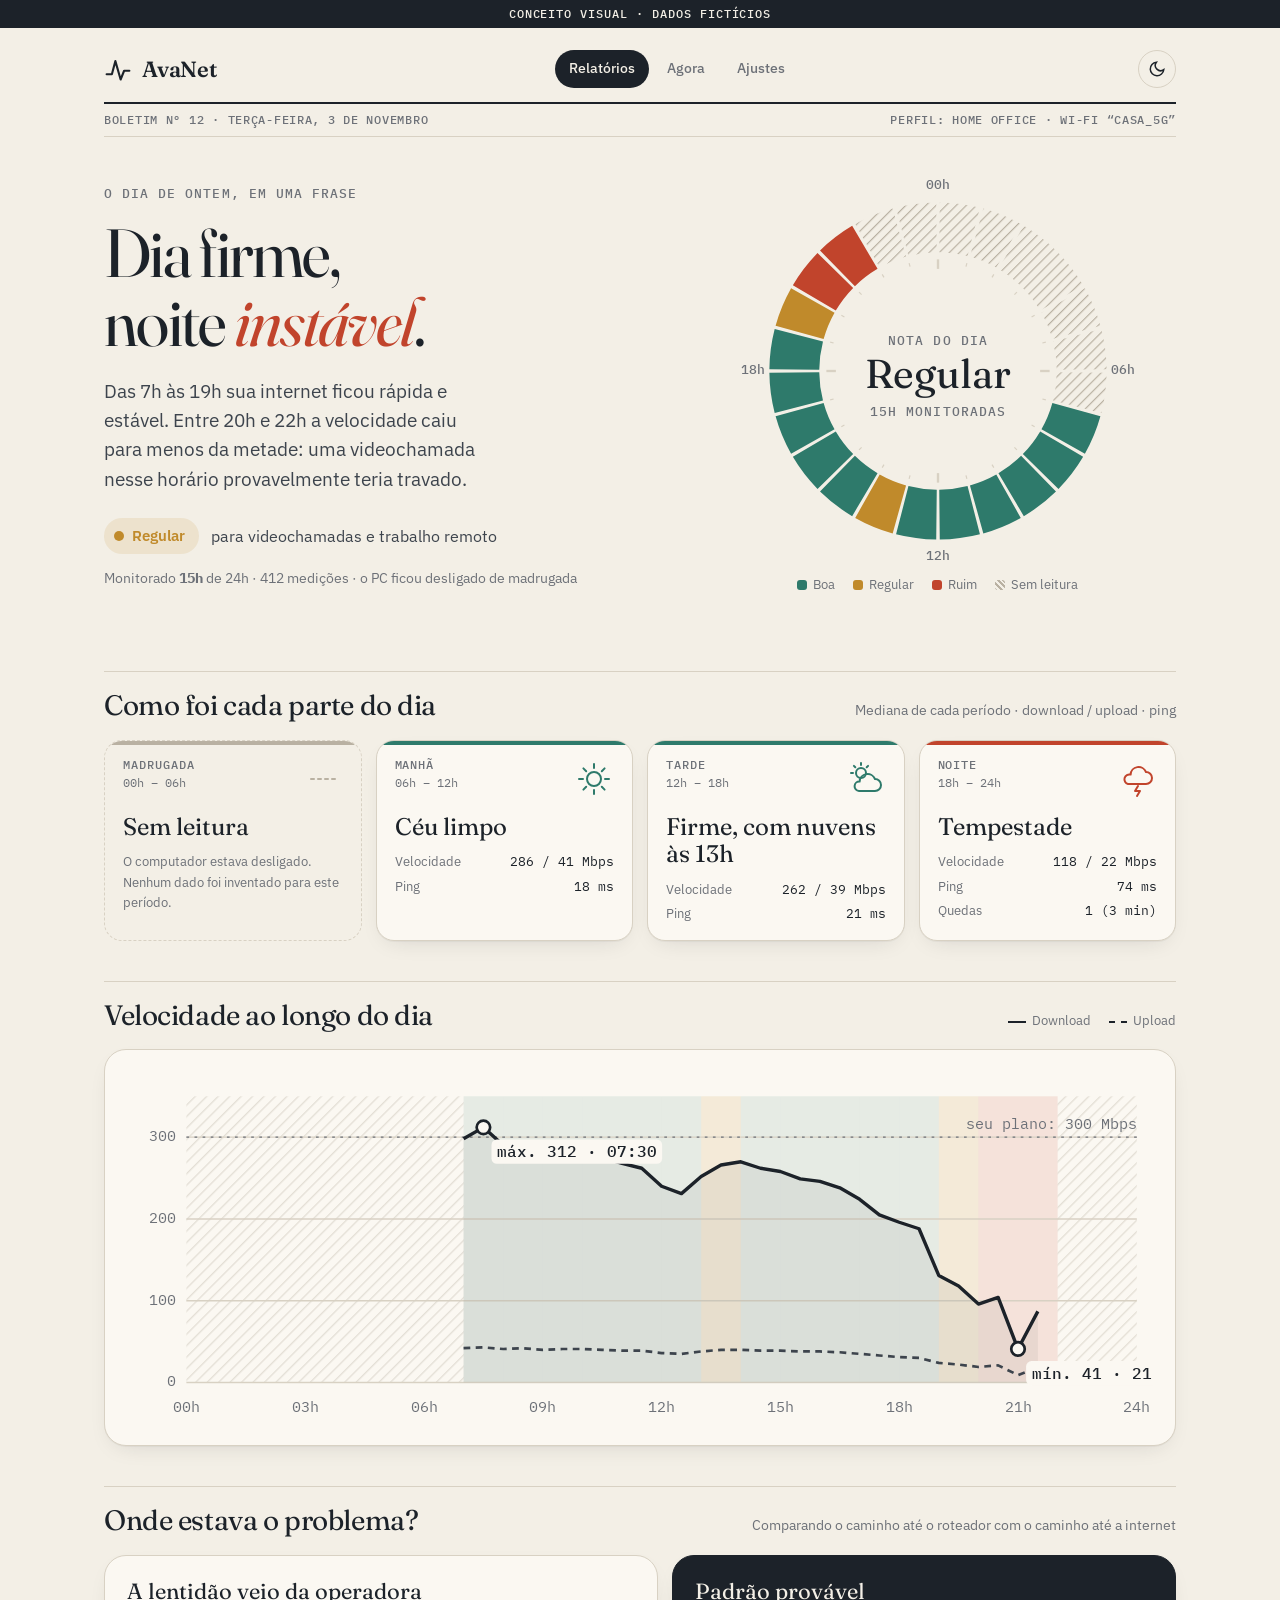
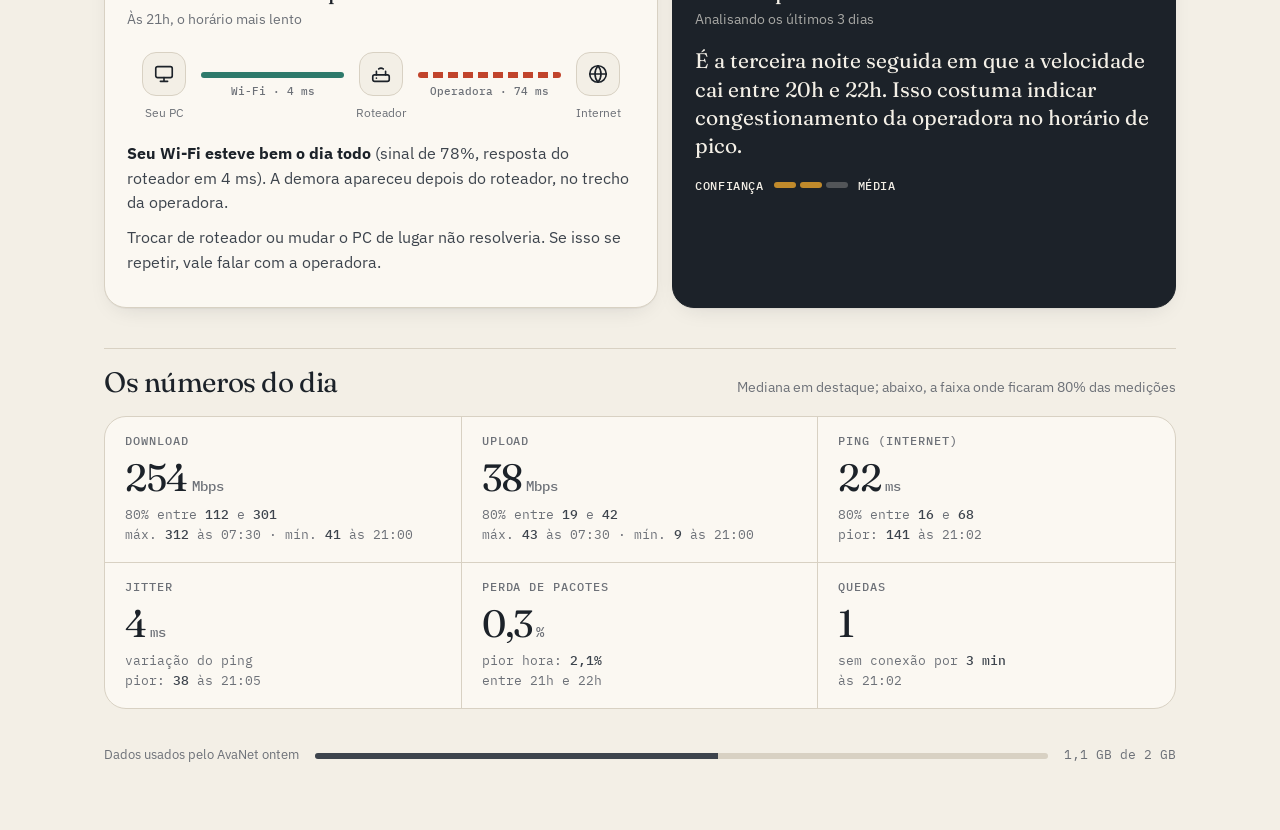
<file: docs/design/conceito-relatorio.html>
<!doctype html>
<html lang="pt-BR">
<head>
<meta charset="utf-8">
<meta name="viewport" content="width=device-width, initial-scale=1">
<title>AvaNet — Boletim diário (conceito)</title>
<!-- Conceito apenas: no app final as fontes (licença OFL) vão embutidas no executável,
     porque o AvaNet não acessa nenhum servidor além dos de medição. -->
<link rel="preconnect" href="https://fonts.googleapis.com">
<link rel="preconnect" href="https://fonts.gstatic.com" crossorigin>
<link href="https://fonts.googleapis.com/css2?family=Fraunces:ital,opsz,wght@0,9..144,400;0,9..144,600;1,9..144,400&family=IBM+Plex+Mono:wght@400;500&family=IBM+Plex+Sans:wght@400;500;600&display=swap" rel="stylesheet">
<style>
  :root {
    --paper: #f3efe6;
    --surface: #fbf8f2;
    --ink: #1c2229;
    --ink-soft: #3d444d;
    --muted: #6d7178;
    --rule: #d8d1c3;
    --good: #2e7a6b;
    --fair: #c08a2b;
    --poor: #c1442c;
    --none: #b9b1a2;
    --good-wash: rgba(46, 122, 107, .10);
    --fair-wash: rgba(192, 138, 43, .13);
    --poor-wash: rgba(193, 68, 44, .12);
    --shadow: 0 1px 0 rgba(28, 34, 41, .04), 0 8px 24px -12px rgba(28, 34, 41, .18);
    --serif: "Fraunces", Georgia, serif;
    --sans: "IBM Plex Sans", "Segoe UI", system-ui, sans-serif;
    --mono: "IBM Plex Mono", Consolas, monospace;
    color-scheme: light;
  }
  @media (prefers-color-scheme: dark) {
    :root:not([data-theme="light"]) {
      --paper: #0f141a; --surface: #161d25; --ink: #ebe6dc; --ink-soft: #c9c4ba; --muted: #8e949c;
      --rule: #2a333d; --good: #5fbca7; --fair: #e2b04f; --poor: #ea6a50; --none: #4a525c;
      --good-wash: rgba(95, 188, 167, .12); --fair-wash: rgba(226, 176, 79, .12); --poor-wash: rgba(234, 106, 80, .14);
      --shadow: 0 1px 0 rgba(0, 0, 0, .3), 0 10px 30px -14px rgba(0, 0, 0, .6);
      color-scheme: dark;
    }
  }
  :root[data-theme="dark"] {
    --paper: #0f141a; --surface: #161d25; --ink: #ebe6dc; --ink-soft: #c9c4ba; --muted: #8e949c;
    --rule: #2a333d; --good: #5fbca7; --fair: #e2b04f; --poor: #ea6a50; --none: #4a525c;
    --good-wash: rgba(95, 188, 167, .12); --fair-wash: rgba(226, 176, 79, .12); --poor-wash: rgba(234, 106, 80, .14);
    --shadow: 0 1px 0 rgba(0, 0, 0, .3), 0 10px 30px -14px rgba(0, 0, 0, .6);
    color-scheme: dark;
  }

  * { box-sizing: border-box; }
  body {
    margin: 0;
    background: var(--paper);
    color: var(--ink);
    font: 400 16px/1.55 var(--sans);
    -webkit-font-smoothing: antialiased;
  }
  .page { max-width: 1120px; margin: 0 auto; padding: 0 24px 64px; }
  .num { font-family: var(--mono); font-variant-numeric: tabular-nums; }

  .concept-note {
    background: var(--ink); color: var(--paper);
    font: 500 12px/1 var(--mono); letter-spacing: .08em; text-transform: uppercase;
    text-align: center; padding: 8px 16px;
  }

  /* Masthead: lembra o cabeçalho de um jornal / boletim */
  .masthead {
    display: flex; align-items: center; justify-content: space-between; gap: 16px;
    padding: 22px 0 14px; border-bottom: 2px solid var(--ink);
  }
  .brand { display: flex; align-items: center; gap: 10px; font: 600 22px/1 var(--serif); letter-spacing: -.01em; }
  .brand svg { width: 28px; height: 28px; }
  .tabs { display: flex; gap: 4px; }
  .tabs a {
    color: var(--muted); text-decoration: none; font-weight: 500; font-size: 14px;
    padding: 8px 14px; border-radius: 999px;
  }
  .tabs a[aria-current="page"] { color: var(--paper); background: var(--ink); }
  .tabs a:hover:not([aria-current]) { color: var(--ink); }
  .theme-toggle {
    border: 1px solid var(--rule); background: transparent; color: var(--ink);
    width: 38px; height: 38px; border-radius: 50%; cursor: pointer; display: grid; place-items: center;
  }
  .theme-toggle:focus-visible, .tabs a:focus-visible { outline: 2px solid var(--fair); outline-offset: 2px; }
  .dateline {
    display: flex; justify-content: space-between; flex-wrap: wrap; gap: 8px;
    font: 500 12px/1 var(--mono); letter-spacing: .06em; text-transform: uppercase; color: var(--muted);
    padding: 10px 0; border-bottom: 1px solid var(--rule);
  }

  /* Hero: veredito em linguagem simples + relógio de 24h */
  .hero { display: grid; grid-template-columns: 1.15fr 1fr; gap: 48px; align-items: center; padding: 44px 0 36px; }
  .kicker { font: 500 13px/1 var(--mono); letter-spacing: .08em; text-transform: uppercase; color: var(--muted); margin: 0 0 18px; }
  h1 {
    font: 400 clamp(40px, 6vw, 68px)/1.02 var(--serif); letter-spacing: -.025em; margin: 0 0 20px;
    font-variation-settings: "opsz" 144;
  }
  h1 em { font-style: italic; color: var(--poor); }
  .lede { font-size: 19px; line-height: 1.55; color: var(--ink-soft); margin: 0 0 24px; max-width: 34ch; }
  .verdict { display: flex; align-items: center; gap: 12px; flex-wrap: wrap; margin-bottom: 14px; }
  .badge {
    display: inline-flex; align-items: center; gap: 8px; padding: 6px 14px 6px 10px; border-radius: 999px;
    font-weight: 600; font-size: 15px;
  }
  .badge::before { content: ""; width: 10px; height: 10px; border-radius: 50%; background: currentColor; }
  .badge.fair { color: var(--fair); background: var(--fair-wash); }
  .verdict span:last-child { color: var(--ink-soft); }
  .coverage { font-size: 14px; color: var(--muted); margin: 0; }

  .clock { margin: 0; justify-self: center; width: min(100%, 380px); }
  .clock svg { width: 100%; height: auto; display: block; overflow: visible; }
  .clock .seg { transition: opacity .15s; }
  .clock .seg:hover { opacity: .75; }
  .clock .hour-label { font: 500 11px var(--mono); fill: var(--muted); }
  .clock .center-title { font: 400 34px var(--serif); fill: var(--ink); }
  .clock .center-sub { font: 500 11px var(--mono); fill: var(--muted); letter-spacing: .08em; text-transform: uppercase; }
  .legend { display: flex; justify-content: center; flex-wrap: wrap; gap: 6px 18px; margin-top: 14px; font-size: 13px; color: var(--muted); }
  .legend i { display: inline-block; width: 10px; height: 10px; border-radius: 3px; margin-right: 6px; vertical-align: -1px; }

  /* Faixas do dia como uma previsão do tempo */
  .section-title {
    display: flex; align-items: baseline; justify-content: space-between; gap: 16px; flex-wrap: wrap;
    border-top: 1px solid var(--rule); padding-top: 18px; margin: 40px 0 18px;
  }
  .section-title h2 { font: 400 28px/1.1 var(--serif); letter-spacing: -.015em; margin: 0; }
  .section-title p { margin: 0; color: var(--muted); font-size: 14px; }

  .periods { display: grid; grid-template-columns: repeat(4, 1fr); gap: 14px; }
  .period {
    background: var(--surface); border: 1px solid var(--rule); border-radius: 18px; padding: 18px 18px 16px;
    box-shadow: var(--shadow); position: relative; overflow: hidden;
  }
  .period::after { content: ""; position: absolute; inset: 0 0 auto; height: 4px; background: var(--q); }
  .period[data-q="good"] { --q: var(--good); }
  .period[data-q="fair"] { --q: var(--fair); }
  .period[data-q="poor"] { --q: var(--poor); }
  .period[data-q="none"] { --q: var(--none); background: transparent; box-shadow: none; border-style: dashed; }
  .period header { display: flex; justify-content: space-between; align-items: flex-start; }
  .period h3 { margin: 0; font: 500 12px/1 var(--mono); letter-spacing: .08em; text-transform: uppercase; color: var(--muted); }
  .period .hours { font: 400 12px/1 var(--mono); color: var(--muted); margin-top: 6px; }
  .period .glyph { width: 40px; height: 40px; color: var(--q); }
  .period .cond { font: 400 24px/1.15 var(--serif); margin: 14px 0 12px; }
  .period dl { display: grid; grid-template-columns: auto 1fr; gap: 4px 12px; margin: 0; font-size: 13px; }
  .period dt { color: var(--muted); }
  .period dd { margin: 0; text-align: right; font-family: var(--mono); }
  .period .why { font-size: 13px; color: var(--muted); margin: 0; }

  /* Gráfico */
  .card { background: var(--surface); border: 1px solid var(--rule); border-radius: 22px; padding: 22px; box-shadow: var(--shadow); }
  .chart-legend { display: flex; gap: 18px; font-size: 13px; color: var(--muted); }
  .chart-legend span::before { content: ""; display: inline-block; width: 18px; margin-right: 6px; vertical-align: middle; border-top: 2.5px solid var(--ink); }
  .chart-legend span.up::before { border-top-style: dashed; border-top-width: 2px; }
  #chart { width: 100%; height: auto; display: block; }
  #chart .axis { font: 400 11px var(--mono); fill: var(--muted); }
  #chart .grid { stroke: var(--rule); stroke-width: 1; }
  #chart .plan { stroke: var(--muted); stroke-dasharray: 2 4; stroke-width: 1; }
  #chart .note { font: 500 12px var(--mono); fill: var(--ink); }
  #chart .note-bg { fill: var(--surface); }

  /* Diagnóstico Wi-Fi × operadora */
  .split { display: grid; grid-template-columns: 1.1fr 1fr; gap: 14px; }
  .chain { display: flex; align-items: center; margin: 22px 0 18px; }
  .node { display: grid; justify-items: center; gap: 8px; flex: none; width: 74px; text-align: center; font-size: 12px; color: var(--muted); }
  .node svg { width: 44px; height: 44px; padding: 10px; border-radius: 14px; background: var(--paper); border: 1px solid var(--rule); color: var(--ink); }
  .link { flex: 1; height: 6px; border-radius: 3px; margin-bottom: 26px; position: relative; }
  .link.good { background: var(--good); }
  .link.poor { background: repeating-linear-gradient(90deg, var(--poor) 0 10px, transparent 10px 15px); }
  .link small {
    position: absolute; top: 12px; left: 50%; transform: translateX(-50%); white-space: nowrap;
    font: 500 11px var(--mono); color: var(--muted);
  }
  .diagnosis p { margin: 0 0 10px; color: var(--ink-soft); }
  .diagnosis strong { color: var(--ink); }
  .card h3 { font: 400 22px/1.2 var(--serif); margin: 0 0 4px; }
  .card .sub { color: var(--muted); font-size: 14px; margin: 0; }

  .pattern { background: var(--ink); color: var(--paper); border-color: var(--ink); }
  .pattern .sub { color: color-mix(in srgb, var(--paper) 65%, transparent); }
  .pattern blockquote { margin: 16px 0 18px; font: 400 21px/1.35 var(--serif); }
  .confidence { display: flex; align-items: center; gap: 10px; font: 500 12px var(--mono); letter-spacing: .05em; text-transform: uppercase; }
  .confidence .dots { display: flex; gap: 4px; }
  .confidence .dots i { width: 22px; height: 6px; border-radius: 3px; background: color-mix(in srgb, var(--paper) 25%, transparent); }
  .confidence .dots i.on { background: var(--fair); }

  /* Números */
  .stats { display: grid; grid-template-columns: repeat(3, 1fr); border: 1px solid var(--rule); border-radius: 22px; overflow: hidden; background: var(--surface); }
  .stat { padding: 18px 20px; border-right: 1px solid var(--rule); border-bottom: 1px solid var(--rule); }
  .stat:nth-child(3n) { border-right: 0; }
  .stat:nth-last-child(-n+3) { border-bottom: 0; }
  .stat .label { font: 500 12px/1 var(--mono); letter-spacing: .08em; text-transform: uppercase; color: var(--muted); }
  .stat .value { font: 400 38px/1 var(--serif); margin: 12px 0 8px; letter-spacing: -.02em; }
  .stat .value small { font: 500 14px var(--mono); color: var(--muted); margin-left: 4px; letter-spacing: 0; }
  .stat .range { font: 400 13px/1.5 var(--mono); color: var(--muted); }
  .stat .range b { color: var(--ink-soft); font-weight: 500; }

  .usage { display: flex; align-items: center; gap: 16px; margin-top: 36px; font-size: 13px; color: var(--muted); flex-wrap: wrap; }
  .usage .bar { flex: 1; min-width: 160px; height: 6px; border-radius: 3px; background: var(--rule); overflow: hidden; }
  .usage .bar span { display: block; height: 100%; width: 55%; background: var(--ink-soft); }

  @media (max-width: 860px) {
    .hero, .split { grid-template-columns: 1fr; gap: 32px; }
    .periods { grid-template-columns: repeat(2, 1fr); }
    .stats { grid-template-columns: repeat(2, 1fr); }
    .stat:nth-child(3n) { border-right: 1px solid var(--rule); }
    .stat:nth-child(2n) { border-right: 0; }
    .stat:nth-last-child(-n+3) { border-bottom: 1px solid var(--rule); }
    .stat:nth-last-child(-n+2) { border-bottom: 0; }
  }
  @media (max-width: 520px) {
    .page { padding: 0 16px 48px; }
    .tabs a { padding: 8px 10px; }
    .tabs a:not([aria-current]) { display: none; }
    .periods, .stats { grid-template-columns: 1fr; }
    .stat { border-right: 0 !important; border-bottom: 1px solid var(--rule) !important; }
    .stat:last-child { border-bottom: 0 !important; }
    .node { width: 58px; }
    .link small { font-size: 10px; }
  }
  @media (prefers-reduced-motion: reduce) { * { transition: none !important; } }
</style>
</head>
<body>
<div class="concept-note">Conceito visual · dados fictícios</div>

<div class="page">
  <header class="masthead">
    <div class="brand">
      <!-- Marca: um "A" que também é um pico de sinal -->
      <svg viewBox="0 0 32 32" fill="none" stroke="currentColor" stroke-width="2.4" stroke-linecap="round" stroke-linejoin="round" aria-hidden="true">
        <path d="M3 22h6l4-15 6 21 4-10h6"/>
      </svg>
      AvaNet
    </div>
    <nav class="tabs" aria-label="Seções">
      <a href="#" aria-current="page">Relatórios</a>
      <a href="#">Agora</a>
      <a href="#">Ajustes</a>
    </nav>
    <button class="theme-toggle" id="theme" type="button" aria-label="Alternar tema claro/escuro">
      <svg width="18" height="18" viewBox="0 0 24 24" fill="none" stroke="currentColor" stroke-width="2" stroke-linecap="round" aria-hidden="true">
        <path d="M21 12.8A9 9 0 1 1 11.2 3a7 7 0 0 0 9.8 9.8z"/>
      </svg>
    </button>
  </header>
  <div class="dateline">
    <span>Boletim nº 12 · terça-feira, 3 de novembro</span>
    <span>Perfil: Home office · Wi-Fi “Casa_5G”</span>
  </div>

  <section class="hero">
    <div>
      <p class="kicker">O dia de ontem, em uma frase</p>
      <h1>Dia firme,<br>noite <em>instável</em>.</h1>
      <p class="lede">Das 7h às 19h sua internet ficou rápida e estável. Entre 20h e 22h a velocidade caiu para menos da metade: uma videochamada nesse horário provavelmente teria travado.</p>
      <div class="verdict">
        <span class="badge fair">Regular</span>
        <span>para videochamadas e trabalho remoto</span>
      </div>
      <p class="coverage">Monitorado <b class="num">15h</b> de 24h · <span class="num">412</span> medições · o PC ficou desligado de madrugada</p>
    </div>
    <figure class="clock">
      <svg id="clock" viewBox="0 0 320 320" role="img" aria-label="Qualidade da internet hora a hora, em formato de relógio de 24 horas"></svg>
      <figcaption class="legend">
        <span><i style="background:var(--good)"></i>Boa</span>
        <span><i style="background:var(--fair)"></i>Regular</span>
        <span><i style="background:var(--poor)"></i>Ruim</span>
        <span><i style="background:repeating-linear-gradient(45deg,var(--none) 0 2px,transparent 2px 4px)"></i>Sem leitura</span>
      </figcaption>
    </figure>
  </section>

  <div class="section-title">
    <h2>Como foi cada parte do dia</h2>
    <p>Mediana de cada período · download / upload · ping</p>
  </div>
  <section class="periods">
    <article class="period" data-q="none">
      <header>
        <div><h3>Madrugada</h3><div class="hours">00h – 06h</div></div>
        <svg class="glyph" viewBox="0 0 40 40" fill="none" stroke="currentColor" stroke-width="2" stroke-linecap="round" aria-hidden="true"><path d="M8 20h24" stroke-dasharray="3 4"/></svg>
      </header>
      <p class="cond">Sem leitura</p>
      <p class="why">O computador estava desligado. Nenhum dado foi inventado para este período.</p>
    </article>
    <article class="period" data-q="good">
      <header>
        <div><h3>Manhã</h3><div class="hours">06h – 12h</div></div>
        <svg class="glyph" viewBox="0 0 40 40" fill="none" stroke="currentColor" stroke-width="2" stroke-linecap="round" aria-hidden="true"><circle cx="20" cy="20" r="7"/><path d="M20 5v4M20 31v4M5 20h4M31 20h4M9.4 9.4l2.8 2.8M27.8 27.8l2.8 2.8M9.4 30.6l2.8-2.8M27.8 12.2l2.8-2.8"/></svg>
      </header>
      <p class="cond">Céu limpo</p>
      <dl><dt>Velocidade</dt><dd>286 / 41 Mbps</dd><dt>Ping</dt><dd>18 ms</dd></dl>
    </article>
    <article class="period" data-q="good">
      <header>
        <div><h3>Tarde</h3><div class="hours">12h – 18h</div></div>
        <svg class="glyph" viewBox="0 0 40 40" fill="none" stroke="currentColor" stroke-width="2" stroke-linecap="round" stroke-linejoin="round" aria-hidden="true"><circle cx="15" cy="14" r="5"/><path d="M15 4v2M5 14h2M7.9 6.9l1.4 1.4M22.1 6.9l-1.4 1.4"/><path d="M13 32h16a6 6 0 0 0 0-12 8 8 0 0 0-15.4 2.6A4.7 4.7 0 0 0 13 32z"/></svg>
      </header>
      <p class="cond">Firme, com nuvens às 13h</p>
      <dl><dt>Velocidade</dt><dd>262 / 39 Mbps</dd><dt>Ping</dt><dd>21 ms</dd></dl>
    </article>
    <article class="period" data-q="poor">
      <header>
        <div><h3>Noite</h3><div class="hours">18h – 24h</div></div>
        <svg class="glyph" viewBox="0 0 40 40" fill="none" stroke="currentColor" stroke-width="2" stroke-linecap="round" stroke-linejoin="round" aria-hidden="true"><path d="M11 25h18a6 6 0 0 0 0-12 8 8 0 0 0-15.4 2.6A4.7 4.7 0 0 0 11 25z"/><path d="M21 27l-3 5h5l-3 5"/></svg>
      </header>
      <p class="cond">Tempestade</p>
      <dl><dt>Velocidade</dt><dd>118 / 22 Mbps</dd><dt>Ping</dt><dd>74 ms</dd><dt>Quedas</dt><dd>1 (3 min)</dd></dl>
    </article>
  </section>

  <div class="section-title">
    <h2>Velocidade ao longo do dia</h2>
    <div class="chart-legend"><span>Download</span><span class="up">Upload</span></div>
  </div>
  <div class="card">
    <svg id="chart" viewBox="0 0 760 260" role="img" aria-label="Gráfico de download e upload por horário"></svg>
  </div>

  <div class="section-title">
    <h2>Onde estava o problema?</h2>
    <p>Comparando o caminho até o roteador com o caminho até a internet</p>
  </div>
  <section class="split">
    <article class="card diagnosis">
      <h3>A lentidão veio da operadora</h3>
      <p class="sub">Às 21h, o horário mais lento</p>
      <div class="chain" aria-hidden="true">
        <div class="node"><svg viewBox="0 0 24 24" fill="none" stroke="currentColor" stroke-width="1.8" stroke-linecap="round" stroke-linejoin="round"><rect x="3" y="4" width="18" height="12" rx="2"/><path d="M8 20h8M12 16v4"/></svg>Seu PC</div>
        <div class="link good"><small>Wi-Fi · 4 ms</small></div>
        <div class="node"><svg viewBox="0 0 24 24" fill="none" stroke="currentColor" stroke-width="1.8" stroke-linecap="round" stroke-linejoin="round"><rect x="3" y="13" width="18" height="7" rx="2"/><path d="M7 16.5h.01M7 13V9M17 13V9M9.5 6.5a4 4 0 0 1 5 0"/></svg>Roteador</div>
        <div class="link poor"><small>Operadora · 74 ms</small></div>
        <div class="node"><svg viewBox="0 0 24 24" fill="none" stroke="currentColor" stroke-width="1.8" stroke-linecap="round" stroke-linejoin="round"><circle cx="12" cy="12" r="9"/><path d="M3 12h18M12 3a14 14 0 0 1 0 18M12 3a14 14 0 0 0 0 18"/></svg>Internet</div>
      </div>
      <p><strong>Seu Wi-Fi esteve bem o dia todo</strong> (sinal de 78%, resposta do roteador em 4 ms). A demora apareceu depois do roteador, no trecho da operadora.</p>
      <p>Trocar de roteador ou mudar o PC de lugar não resolveria. Se isso se repetir, vale falar com a operadora.</p>
    </article>
    <article class="card pattern">
      <h3>Padrão provável</h3>
      <p class="sub">Analisando os últimos 3 dias</p>
      <blockquote>É a terceira noite seguida em que a velocidade cai entre 20h e 22h. Isso costuma indicar congestionamento da operadora no horário de pico.</blockquote>
      <div class="confidence">Confiança <span class="dots"><i class="on"></i><i class="on"></i><i></i></span> média</div>
    </article>
  </section>

  <div class="section-title">
    <h2>Os números do dia</h2>
    <p>Mediana em destaque; abaixo, a faixa onde ficaram 80% das medições</p>
  </div>
  <section class="stats">
    <div class="stat"><div class="label">Download</div><div class="value">254<small>Mbps</small></div><div class="range">80% entre <b>112</b> e <b>301</b><br>máx. <b>312</b> às 07:30 · mín. <b>41</b> às 21:00</div></div>
    <div class="stat"><div class="label">Upload</div><div class="value">38<small>Mbps</small></div><div class="range">80% entre <b>19</b> e <b>42</b><br>máx. <b>43</b> às 07:30 · mín. <b>9</b> às 21:00</div></div>
    <div class="stat"><div class="label">Ping (internet)</div><div class="value">22<small>ms</small></div><div class="range">80% entre <b>16</b> e <b>68</b><br>pior: <b>141</b> às 21:02</div></div>
    <div class="stat"><div class="label">Jitter</div><div class="value">4<small>ms</small></div><div class="range">variação do ping<br>pior: <b>38</b> às 21:05</div></div>
    <div class="stat"><div class="label">Perda de pacotes</div><div class="value">0,3<small>%</small></div><div class="range">pior hora: <b>2,1%</b><br>entre 21h e 22h</div></div>
    <div class="stat"><div class="label">Quedas</div><div class="value">1</div><div class="range">sem conexão por <b>3 min</b><br>às 21:02</div></div>
  </section>

  <div class="usage">
    <span>Dados usados pelo AvaNet ontem</span>
    <div class="bar"><span></span></div>
    <span class="num">1,1 GB de 2 GB</span>
  </div>
</div>

<script>
  "use strict";

  const SVG_NS = "http://www.w3.org/2000/svg";
  const el = (name, attrs = {}, text) => {
    const node = document.createElementNS(SVG_NS, name);
    for (const [k, v] of Object.entries(attrs)) node.setAttribute(k, v);
    if (text !== undefined) node.textContent = text;
    return node;
  };

  // Dados fictícios. q: qualidade por hora (null = sem leitura).
  const hourly = [
    null, null, null, null, null, null, null,
    "good", "good", "good", "good", "good", "good", "fair", "good", "good", "good", "good", "good", "fair",
    "poor", "poor", null, null,
  ];
  // Medições a cada 30 min, das 07:00 às 21:30.
  const start = 7;
  const down = [298, 312, 290, 284, 279, 286, 281, 275, 268, 262, 240, 231, 252, 266, 270, 262, 258, 249, 246, 238, 224, 205, 196, 188, 131, 118, 96, 104, 41, 87];
  const up = [42, 43, 41, 42, 40, 41, 41, 40, 39, 39, 36, 35, 38, 40, 40, 39, 39, 38, 38, 37, 35, 33, 31, 30, 24, 22, 19, 21, 9, 18];
  const plan = 300;

  const qualityColor = { good: "var(--good)", fair: "var(--fair)", poor: "var(--poor)" };
  const qualityWash = { good: "var(--good-wash)", fair: "var(--fair-wash)", poor: "var(--poor-wash)" };
  const qualityName = { good: "boa", fair: "regular", poor: "ruim" };

  function hatchPattern(svg, id) {
    const defs = el("defs");
    const pattern = el("pattern", { id, width: 6, height: 6, patternUnits: "userSpaceOnUse", patternTransform: "rotate(45)" });
    pattern.append(el("line", { x1: 0, y1: 0, x2: 0, y2: 6, stroke: "var(--none)", "stroke-width": 2 }));
    defs.append(pattern);
    svg.append(defs);
  }

  // Relógio de 24h: 0h no topo, sentido horário.
  function drawClock(svg) {
    const c = 160, r0 = 100, r1 = 142, gap = 1.2;
    const point = (r, deg) => {
      const rad = (deg - 90) * Math.PI / 180;
      return [c + r * Math.cos(rad), c + r * Math.sin(rad)];
    };
    const arc = (a0, a1) => {
      const [x0, y0] = point(r1, a0), [x1, y1] = point(r1, a1);
      const [x2, y2] = point(r0, a1), [x3, y3] = point(r0, a0);
      return `M${x0} ${y0}A${r1} ${r1} 0 0 1 ${x1} ${y1}L${x2} ${y2}A${r0} ${r0} 0 0 0 ${x3} ${y3}Z`;
    };

    hatchPattern(svg, "clock-hatch");
    hourly.forEach((q, h) => {
      const seg = el("path", {
        class: "seg",
        d: arc(h * 15 + gap / 2, (h + 1) * 15 - gap / 2),
        fill: q ? qualityColor[q] : "url(#clock-hatch)",
      });
      seg.append(el("title", {}, `${String(h).padStart(2, "0")}h: ${q ? "qualidade " + qualityName[q] : "sem leitura"}`));
      svg.append(seg);
    });

    for (let h = 0; h < 24; h += 6) {
      const [x, y] = point(r1 + 14, h * 15);
      svg.append(el("text", { class: "hour-label", x, y, "text-anchor": "middle", "dominant-baseline": "middle" }, `${String(h).padStart(2, "0")}h`));
    }
    for (let h = 0; h < 24; h++) {
      const [x0, y0] = point(r0 - 6, h * 15), [x1, y1] = point(r0 - (h % 6 === 0 ? 14 : 9), h * 15);
      svg.append(el("line", { x1: x0, y1: y0, x2: x1, y2: y1, stroke: "var(--rule)", "stroke-width": h % 6 === 0 ? 2 : 1 }));
    }

    svg.append(el("text", { class: "center-sub", x: c, y: c - 22, "text-anchor": "middle" }, "nota do dia"));
    svg.append(el("text", { class: "center-title", x: c, y: c + 14, "text-anchor": "middle" }, "Regular"));
    svg.append(el("text", { class: "center-sub", x: c, y: c + 38, "text-anchor": "middle" }, "15h monitoradas"));
  }

  function drawChart(svg) {
    const W = 760, H = 260, left = 44, right = 12, top = 18, bottom = 30;
    const iw = W - left - right, ih = H - top - bottom, maxY = 350;
    const x = hour => left + (hour / 24) * iw;
    const y = v => top + ih - (v / maxY) * ih;

    hatchPattern(svg, "chart-hatch");

    // Faixas de qualidade por hora (ligam o gráfico ao relógio) e períodos sem leitura.
    hourly.forEach((q, h) => {
      svg.append(el("rect", {
        x: x(h), y: top, width: iw / 24, height: ih,
        fill: q ? qualityWash[q] : "url(#chart-hatch)", opacity: q ? 1 : 0.35,
      }));
    });

    for (const v of [0, 100, 200, 300]) {
      svg.append(el("line", { class: "grid", x1: left, x2: W - right, y1: y(v), y2: y(v) }));
      svg.append(el("text", { class: "axis", x: left - 8, y: y(v), "text-anchor": "end", "dominant-baseline": "middle" }, v));
    }
    for (let h = 0; h <= 24; h += 3) {
      svg.append(el("text", { class: "axis", x: x(h), y: H - 8, "text-anchor": "middle" }, `${String(h).padStart(2, "0")}h`));
    }

    svg.append(el("line", { class: "plan", x1: left, x2: W - right, y1: y(plan), y2: y(plan) }));
    svg.append(el("text", { class: "axis", x: W - right, y: y(plan) - 6, "text-anchor": "end" }, "seu plano: 300 Mbps"));

    const pts = series => series.map((v, i) => [x(start + i / 2), y(v)]);
    const line = p => p.map(([px, py], i) => `${i ? "L" : "M"}${px.toFixed(1)} ${py.toFixed(1)}`).join("");

    const dp = pts(down);
    const area = `${line(dp)}L${dp.at(-1)[0]} ${y(0)}L${dp[0][0]} ${y(0)}Z`;
    svg.append(el("path", { d: area, fill: "var(--ink)", opacity: 0.06 }));
    svg.append(el("path", { d: line(dp), fill: "none", stroke: "var(--ink)", "stroke-width": 2.5, "stroke-linejoin": "round" }));
    svg.append(el("path", { d: line(pts(up)), fill: "none", stroke: "var(--ink-soft)", "stroke-width": 2, "stroke-dasharray": "5 4", "stroke-linejoin": "round" }));

    const annotate = (i, label, below) => {
      const [px, py] = dp[i];
      svg.append(el("circle", { cx: px, cy: py, r: 5, fill: "var(--surface)", stroke: "var(--ink)", "stroke-width": 2 }));
      const ty = below ? py + 22 : py - 14;
      const text = el("text", { class: "note", x: px + 10, y: ty }, label);
      const bg = el("rect", { class: "note-bg", x: px + 6, y: ty - 13, width: label.length * 7.4 + 8, height: 18, rx: 4 });
      svg.append(bg, text);
    };
    annotate(1, "máx. 312 · 07:30", true);
    annotate(28, "mín. 41 · 21:00", true);
  }

  drawClock(document.getElementById("clock"));
  drawChart(document.getElementById("chart"));

  document.getElementById("theme").addEventListener("click", () => {
    const root = document.documentElement;
    const dark = root.dataset.theme
      ? root.dataset.theme === "dark"
      : matchMedia("(prefers-color-scheme: dark)").matches;
    root.dataset.theme = dark ? "light" : "dark";
  });
</script>
</body>
</html>
</file>
